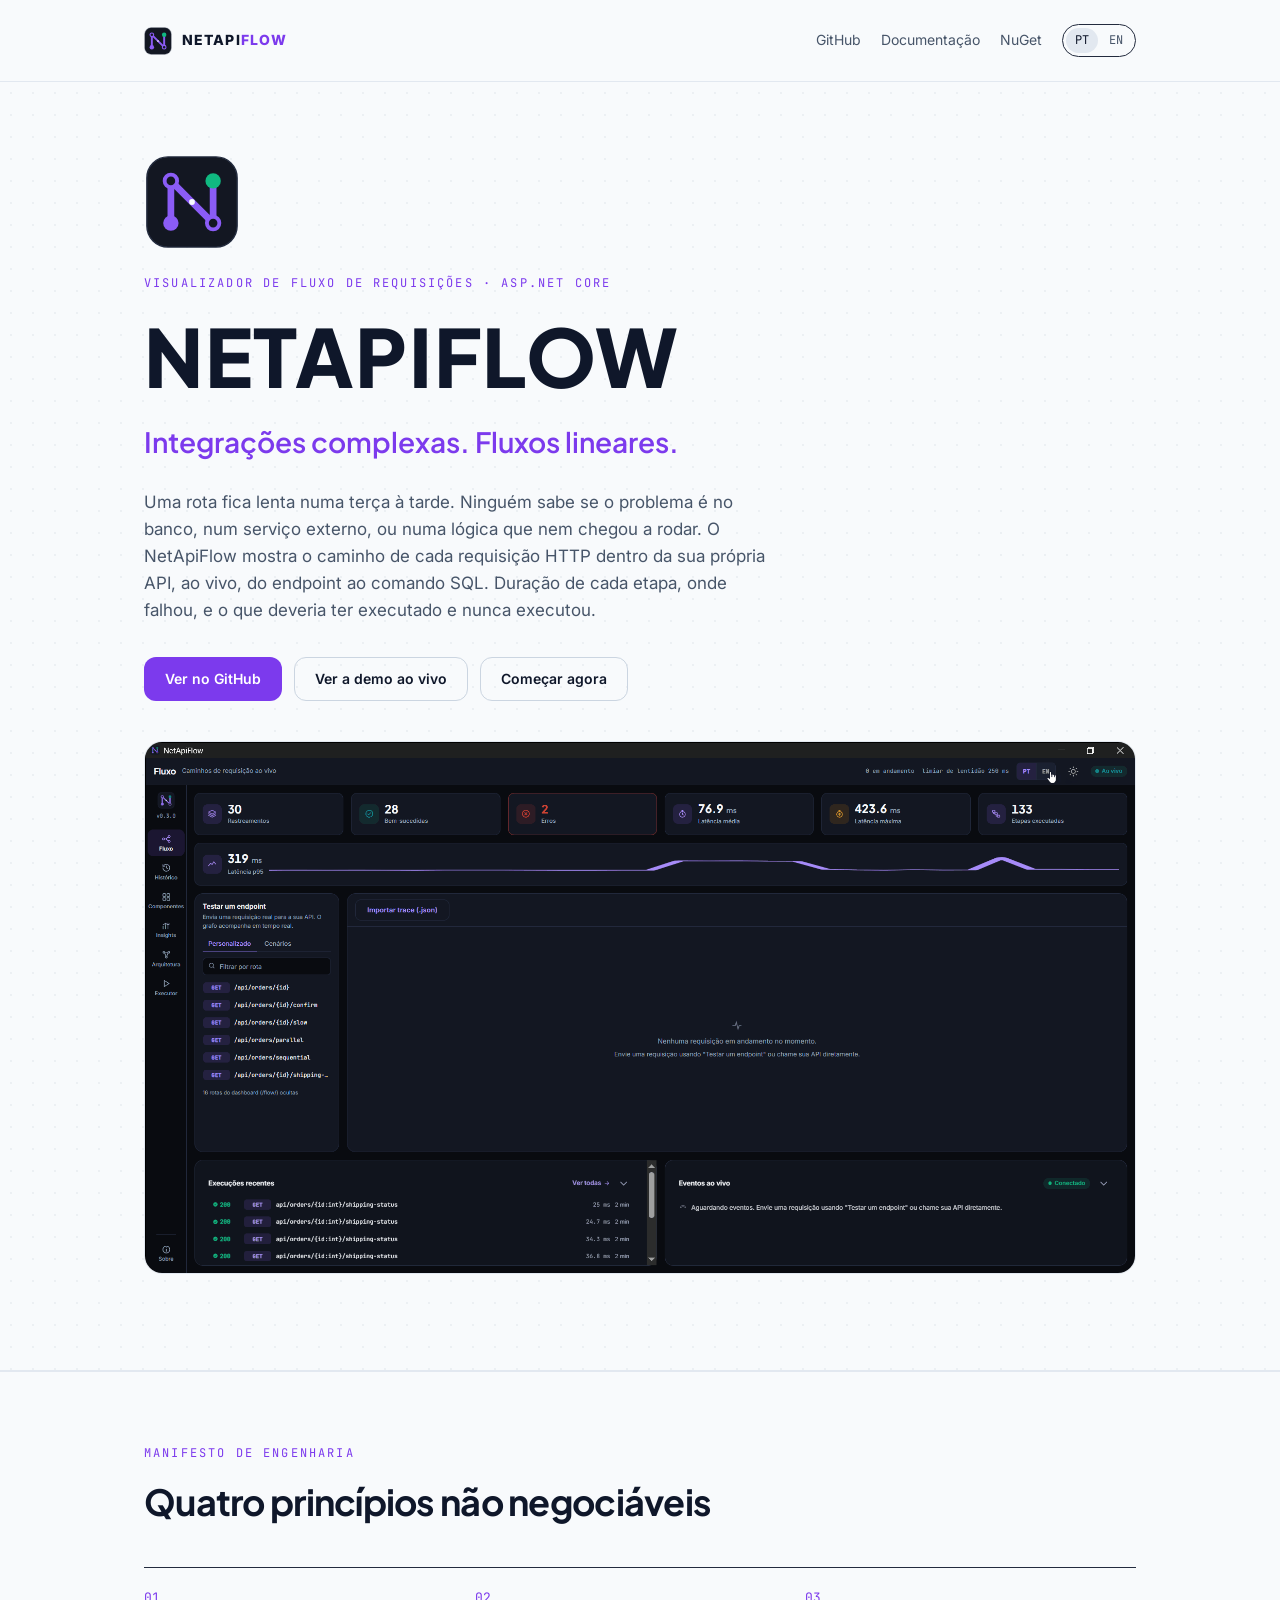
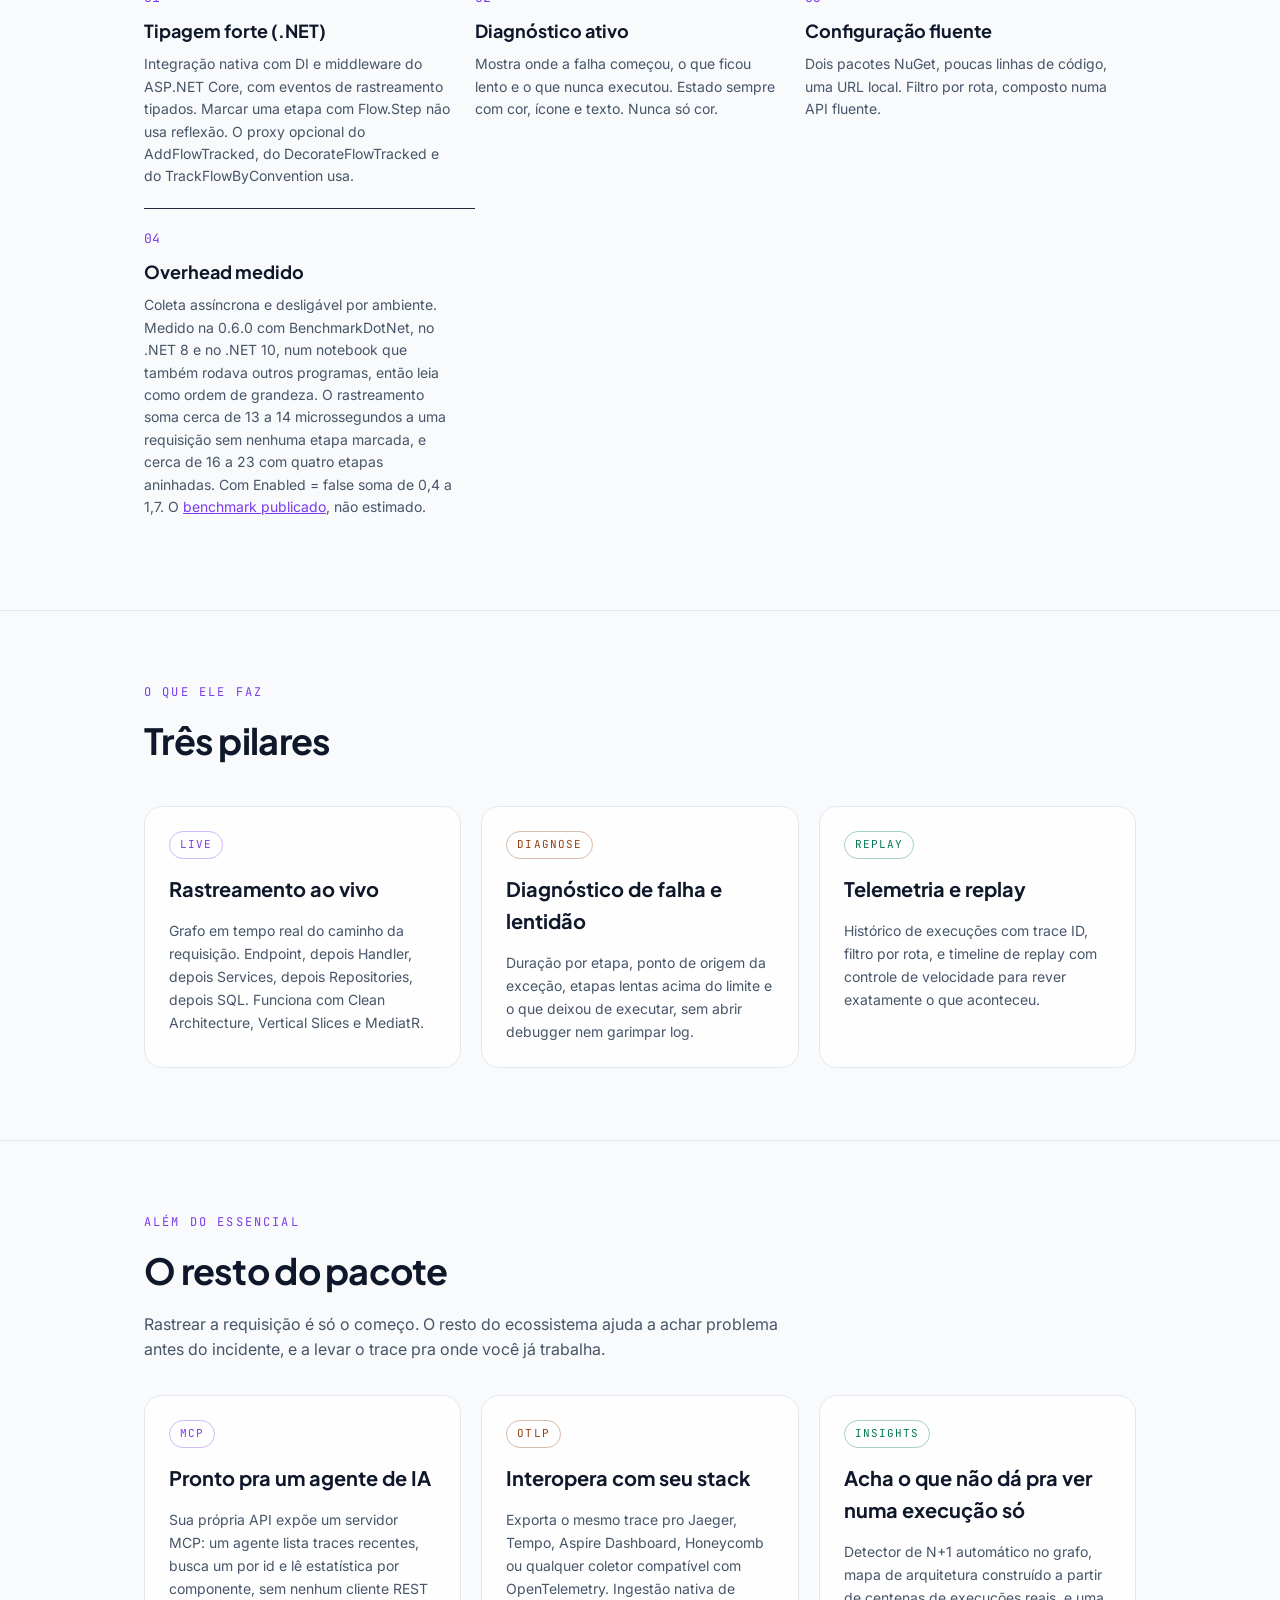
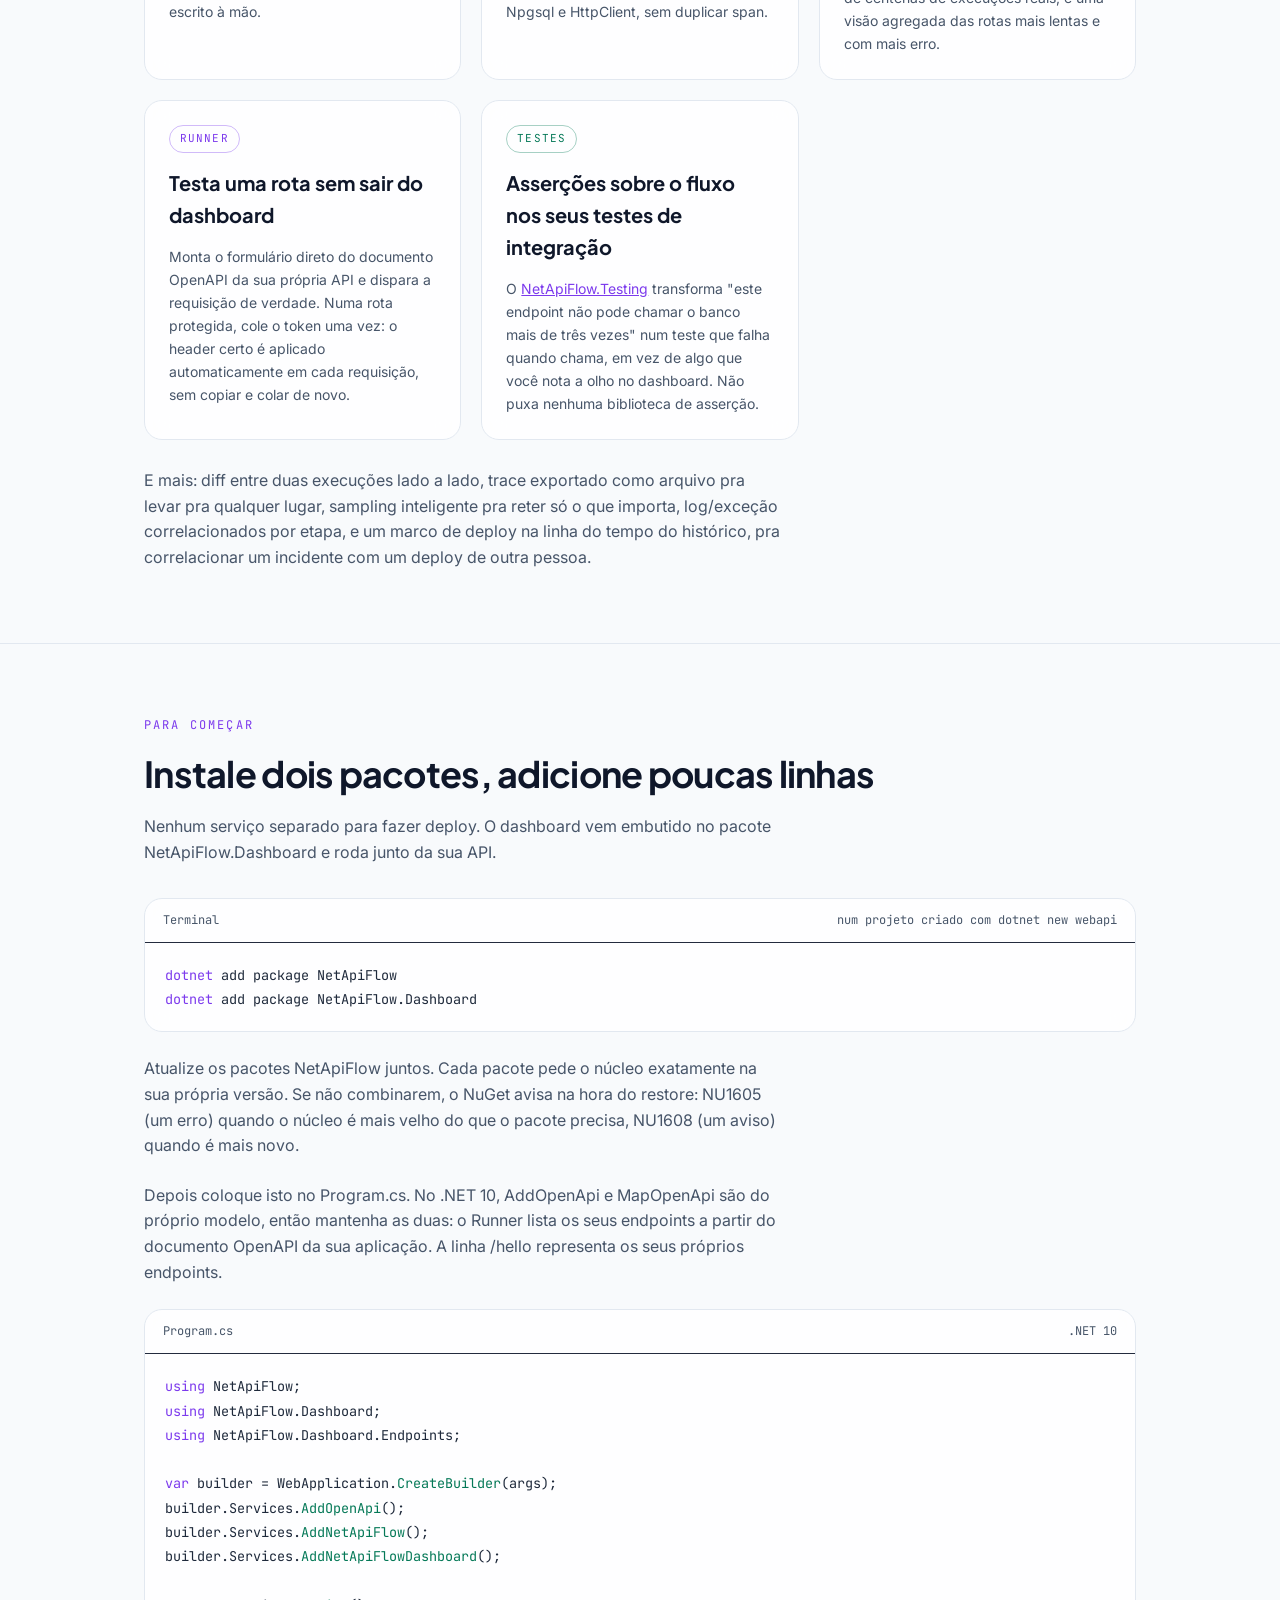
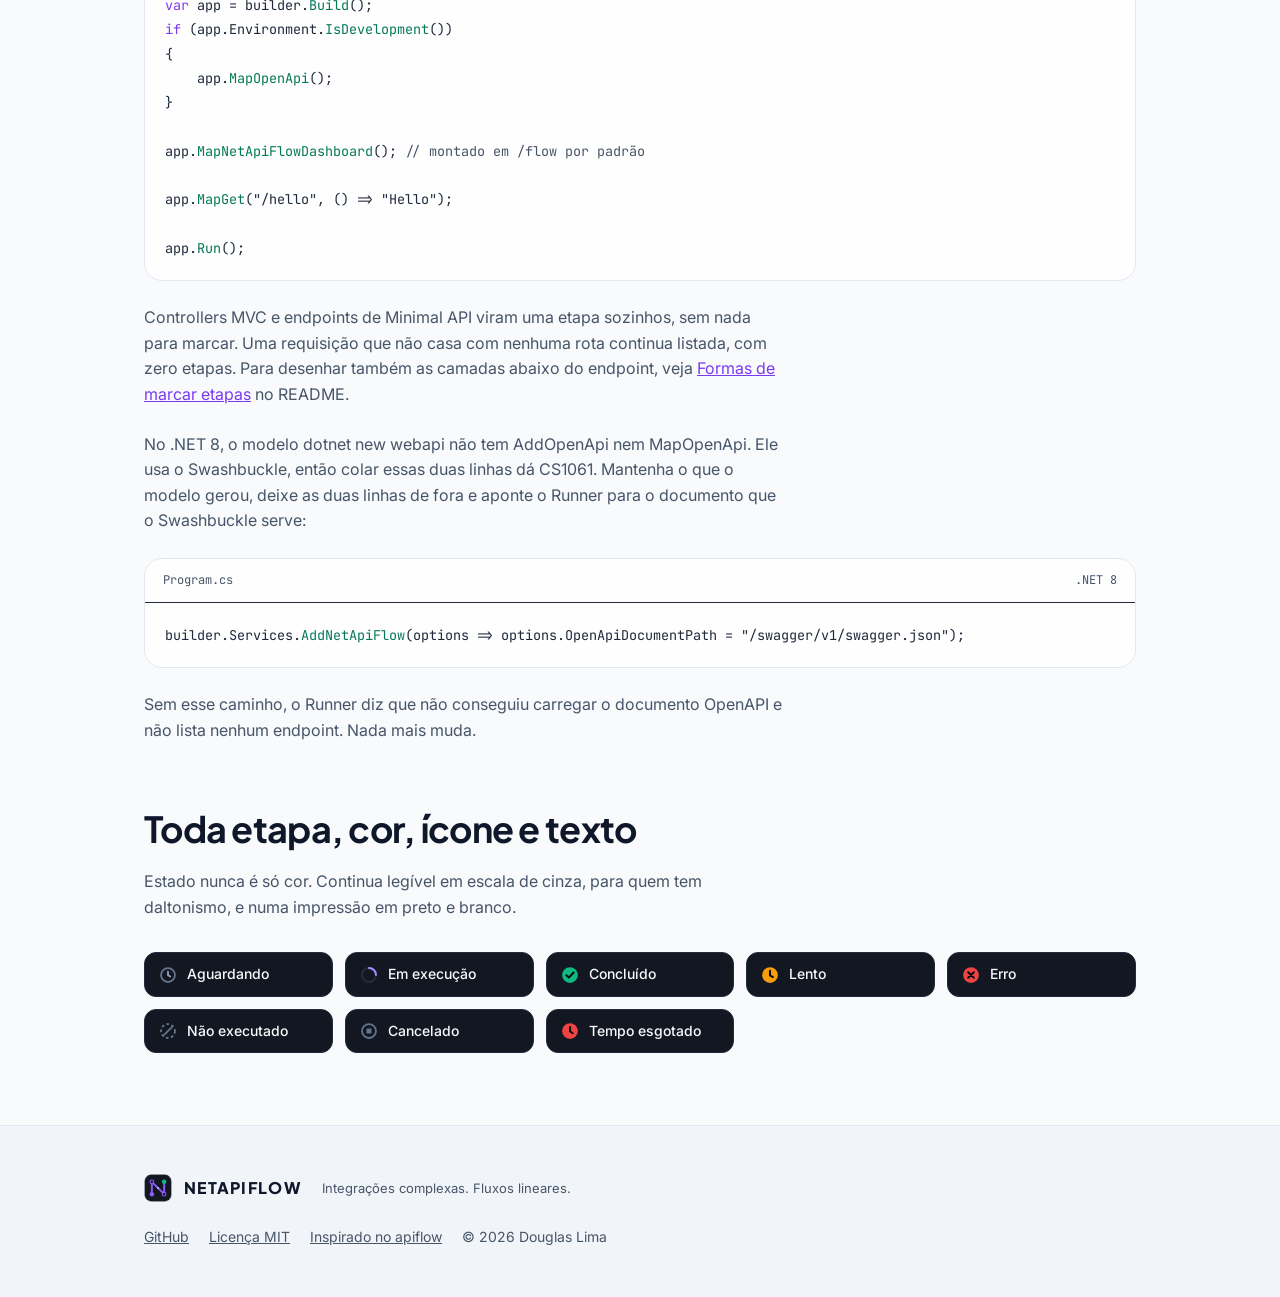
<file: index.html>
<!doctype html>
<html lang="pt-BR">
<head>
<meta charset="utf-8">
<meta name="viewport" content="width=device-width, initial-scale=1">
<title>NetApiFlow: integrações complexas, fluxos lineares</title>
<meta name="description" content="Biblioteca open source para ASP.NET Core que mostra, ao vivo, o caminho de cada requisição HTTP dentro da sua API, do endpoint ao comando SQL, com duração, falhas, lentidão e o que nunca chegou a executar.">
<link rel="icon" type="image/svg+xml" href="assets/logo-mark-dark.svg">
<link rel="preconnect" href="https://fonts.googleapis.com">
<link rel="preconnect" href="https://fonts.gstatic.com" crossorigin>
<link href="https://fonts.googleapis.com/css2?family=Inter:wght@400;500;600&family=JetBrains+Mono:wght@400;500;600&family=Plus+Jakarta+Sans:wght@600;700;800&display=swap" rel="stylesheet">
<link rel="stylesheet" href="assets/site.css">
</head>
<body>

<div class="wrap">
  <nav>
    <div class="brand">
      <img src="assets/logo-mark-dark.svg" alt="NetApiFlow">
      <span>NETAPI<span class="accent">FLOW</span></span>
    </div>
    <div class="nav-links">
      <a href="https://github.com/Douglasproglima/netapiflow">GitHub</a>
      <a href="https://github.com/Douglasproglima/netapiflow/blob/main/README.pt-BR.md">Documentação</a>
      <a href="https://www.nuget.org/packages/NetApiFlow">NuGet</a>
      <span class="lang-switch">
        <a class="active" href="./">PT</a>
        <a href="en/">EN</a>
      </span>
    </div>
  </nav>
</div>

<header class="hero">
  <div class="wrap hero-inner">
    <img class="mark" src="assets/logo-mark-dark.svg" alt="">
    <p class="eyebrow">Visualizador de fluxo de requisições · ASP.NET Core</p>
    <h1>NETAPI<span class="accent">FLOW</span></h1>
    <p class="tagline">Integrações complexas. Fluxos lineares.</p>
    <p class="lead">
      Uma rota fica lenta numa terça à tarde. Ninguém sabe se o problema é no banco, num
      serviço externo, ou numa lógica que nem chegou a rodar. O NetApiFlow mostra o caminho
      de cada requisição HTTP dentro da sua própria API, ao vivo, do endpoint ao comando SQL.
      Duração de cada etapa, onde falhou, e o que deveria ter executado e nunca executou.
    </p>
    <div class="cta-row">
      <a class="btn btn-primary" href="https://github.com/Douglasproglima/netapiflow">Ver no GitHub</a>
      <a class="btn btn-secondary" href="demo/">Ver a demo ao vivo</a>
      <a class="btn btn-secondary" href="#comecar">Começar agora</a>
    </div>

    <div class="card demo-card">
      <img src="assets/flow-demo.gif" alt="O grafo de fluxo do NetApiFlow acendendo ao vivo durante uma requisição real" loading="lazy">
    </div>
  </div>
</header>

<section>
  <div class="wrap">
    <p class="eyebrow">Manifesto de engenharia</p>
    <h2 class="h2">Quatro princípios não negociáveis</h2>
    <div class="grid" style="gap: 0;">
      <div class="principle">
        <p class="num">01</p>
        <h3>Tipagem forte (.NET)</h3>
        <p>Integração nativa com DI e middleware do ASP.NET Core, com eventos de rastreamento tipados. Marcar uma etapa com Flow.Step não usa reflexão. O proxy opcional do AddFlowTracked, do DecorateFlowTracked e do TrackFlowByConvention usa.</p>
      </div>
      <div class="principle">
        <p class="num">02</p>
        <h3>Diagnóstico ativo</h3>
        <p>Mostra onde a falha começou, o que ficou lento e o que nunca executou. Estado sempre com cor, ícone e texto. Nunca só cor.</p>
      </div>
      <div class="principle">
        <p class="num">03</p>
        <h3>Configuração fluente</h3>
        <p>Dois pacotes NuGet, poucas linhas de código, uma URL local. Filtro por rota, composto numa API fluente.</p>
      </div>
      <div class="principle">
        <p class="num">04</p>
        <h3>Overhead medido</h3>
        <p>Coleta assíncrona e desligável por ambiente. Medido na 0.6.0 com BenchmarkDotNet, no .NET 8 e no .NET 10, num notebook que também rodava outros programas, então leia como ordem de grandeza. O rastreamento soma cerca de 13 a 14 microssegundos a uma requisição sem nenhuma etapa marcada, e cerca de 16 a 23 com quatro etapas aninhadas. Com Enabled = false soma de 0,4 a 1,7. O <a href="https://github.com/Douglasproglima/netapiflow/blob/main/README.pt-BR.md#desempenho-e-overhead">benchmark publicado</a>, não estimado.</p>
      </div>
    </div>
  </div>
</section>

<section>
  <div class="wrap">
    <p class="eyebrow">O que ele faz</p>
    <h2 class="h2">Três pilares</h2>
    <div class="grid">
      <div class="card pillar">
        <span class="tag tag--flow">Live</span>
        <h3>Rastreamento ao vivo</h3>
        <p>Grafo em tempo real do caminho da requisição. Endpoint, depois Handler, depois Services, depois Repositories, depois SQL. Funciona com Clean Architecture, Vertical Slices e MediatR.</p>
      </div>
      <div class="card pillar">
        <span class="tag tag--warning">Diagnose</span>
        <h3>Diagnóstico de falha e lentidão</h3>
        <p>Duração por etapa, ponto de origem da exceção, etapas lentas acima do limite e o que deixou de executar, sem abrir debugger nem garimpar log.</p>
      </div>
      <div class="card pillar">
        <span class="tag tag--success">Replay</span>
        <h3>Telemetria e replay</h3>
        <p>Histórico de execuções com trace ID, filtro por rota, e timeline de replay com controle de velocidade para rever exatamente o que aconteceu.</p>
      </div>
    </div>
  </div>
</section>

<section>
  <div class="wrap">
    <p class="eyebrow">Além do essencial</p>
    <h2 class="h2">O resto do pacote</h2>
    <p class="section-lead">Rastrear a requisição é só o começo. O resto do ecossistema ajuda a achar problema antes do incidente, e a levar o trace pra onde você já trabalha.</p>
    <div class="grid" style="margin-top: 32px;">
      <div class="card pillar">
        <span class="tag tag--flow">MCP</span>
        <h3>Pronto pra um agente de IA</h3>
        <p>Sua própria API expõe um servidor MCP: um agente lista traces recentes, busca um por id e lê estatística por componente, sem nenhum cliente REST escrito à mão.</p>
      </div>
      <div class="card pillar">
        <span class="tag tag--warning">OTLP</span>
        <h3>Interopera com seu stack</h3>
        <p>Exporta o mesmo trace pro Jaeger, Tempo, Aspire Dashboard, Honeycomb ou qualquer coletor compatível com OpenTelemetry. Ingestão nativa de Npgsql e HttpClient, sem duplicar span.</p>
      </div>
      <div class="card pillar">
        <span class="tag tag--success">Insights</span>
        <h3>Acha o que não dá pra ver numa execução só</h3>
        <p>Detector de N+1 automático no grafo, mapa de arquitetura construído a partir de centenas de execuções reais, e uma visão agregada das rotas mais lentas e com mais erro.</p>
      </div>
      <div class="card pillar">
        <span class="tag tag--flow">Runner</span>
        <h3>Testa uma rota sem sair do dashboard</h3>
        <p>Monta o formulário direto do documento OpenAPI da sua própria API e dispara a requisição de verdade. Numa rota protegida, cole o token uma vez: o header certo é aplicado automaticamente em cada requisição, sem copiar e colar de novo.</p>
      </div>
      <div class="card pillar">
        <span class="tag tag--success">Testes</span>
        <h3>Asserções sobre o fluxo nos seus testes de integração</h3>
        <p>O <a href="https://www.nuget.org/packages/NetApiFlow.Testing">NetApiFlow.Testing</a> transforma "este endpoint não pode chamar o banco mais de três vezes" num teste que falha quando chama, em vez de algo que você nota a olho no dashboard. Não puxa nenhuma biblioteca de asserção.</p>
      </div>
    </div>
    <p class="section-lead" style="margin-top: 28px;">E mais: diff entre duas execuções lado a lado, trace exportado como arquivo pra levar pra qualquer lugar, sampling inteligente pra reter só o que importa, log/exceção correlacionados por etapa, e um marco de deploy na linha do tempo do histórico, pra correlacionar um incidente com um deploy de outra pessoa.</p>
  </div>
</section>

<section id="comecar">
  <div class="wrap">
    <p class="eyebrow">Para começar</p>
    <h2 class="h2">Instale dois pacotes, adicione poucas linhas</h2>
    <p class="section-lead">Nenhum serviço separado para fazer deploy. O dashboard vem embutido no pacote NetApiFlow.Dashboard e roda junto da sua API.</p>
    <div class="card codeblock" style="margin-top: 32px;">
      <div class="filename"><span>Terminal</span><span>num projeto criado com dotnet new webapi</span></div>
      <pre id="quick-start-packages"><span class="c-kw">dotnet</span> add package NetApiFlow
<span class="c-kw">dotnet</span> add package NetApiFlow.Dashboard</pre>
    </div>
    <p class="section-lead" style="margin-top: 24px;">Atualize os pacotes NetApiFlow juntos. Cada pacote pede o núcleo exatamente na sua própria versão. Se não combinarem, o NuGet avisa na hora do restore: NU1605 (um erro) quando o núcleo é mais velho do que o pacote precisa, NU1608 (um aviso) quando é mais novo.</p>
    <p class="section-lead" style="margin-top: 24px;">Depois coloque isto no Program.cs. No .NET 10, AddOpenApi e MapOpenApi são do próprio modelo, então mantenha as duas: o Runner lista os seus endpoints a partir do documento OpenAPI da sua aplicação. A linha /hello representa os seus próprios endpoints.</p>
    <div class="card codeblock" style="margin-top: 24px;">
      <div class="filename"><span>Program.cs</span><span>.NET 10</span></div>
      <pre id="quick-start-program"><span class="c-kw">using</span> NetApiFlow;
<span class="c-kw">using</span> NetApiFlow.Dashboard;
<span class="c-kw">using</span> NetApiFlow.Dashboard.Endpoints;

<span class="c-kw">var</span> builder = WebApplication.<span class="c-fn">CreateBuilder</span>(args);
builder.Services.<span class="c-fn">AddOpenApi</span>();
builder.Services.<span class="c-fn">AddNetApiFlow</span>();
builder.Services.<span class="c-fn">AddNetApiFlowDashboard</span>();

<span class="c-kw">var</span> app = builder.<span class="c-fn">Build</span>();
<span class="c-kw">if</span> (app.Environment.<span class="c-fn">IsDevelopment</span>())
{
    app.<span class="c-fn">MapOpenApi</span>();
}

app.<span class="c-fn">MapNetApiFlowDashboard</span>(); <span class="c-cmt">// montado em /flow por padrão</span>

app.<span class="c-fn">MapGet</span>("/hello", () =&gt; "Hello");

app.<span class="c-fn">Run</span>();</pre>
    </div>
    <p class="section-lead" style="margin-top: 24px;">Controllers MVC e endpoints de Minimal API viram uma etapa sozinhos, sem nada para marcar. Uma requisição que não casa com nenhuma rota continua listada, com zero etapas. Para desenhar também as camadas abaixo do endpoint, veja <a href="https://github.com/Douglasproglima/netapiflow/blob/main/README.pt-BR.md#formas-de-marcar-etapas">Formas de marcar etapas</a> no README.</p>
    <p class="section-lead" style="margin-top: 24px;">No .NET 8, o modelo dotnet new webapi não tem AddOpenApi nem MapOpenApi. Ele usa o Swashbuckle, então colar essas duas linhas dá CS1061. Mantenha o que o modelo gerou, deixe as duas linhas de fora e aponte o Runner para o documento que o Swashbuckle serve:</p>
    <div class="card codeblock" style="margin-top: 24px;">
      <div class="filename"><span>Program.cs</span><span>.NET 8</span></div>
      <pre id="quick-start-net8">builder.Services.<span class="c-fn">AddNetApiFlow</span>(options =&gt; options.OpenApiDocumentPath = "/swagger/v1/swagger.json");</pre>
    </div>
    <p class="section-lead" style="margin-top: 24px;">Sem esse caminho, o Runner diz que não conseguiu carregar o documento OpenAPI e não lista nenhum endpoint. Nada mais muda.</p>

    <h2 class="h2" style="margin-top: 56px;">Toda etapa, cor, ícone e texto</h2>
    <p class="section-lead">Estado nunca é só cor. Continua legível em escala de cinza, para quem tem daltonismo, e numa impressão em preto e branco.</p>
    <div class="states-grid">
      <span class="state-chip"><img src="assets/node-states/waiting.svg" alt="">Aguardando</span>
      <span class="state-chip"><img src="assets/node-states/running.svg" alt="">Em execução</span>
      <span class="state-chip"><img src="assets/node-states/completed.svg" alt="">Concluído</span>
      <span class="state-chip"><img src="assets/node-states/slow.svg" alt="">Lento</span>
      <span class="state-chip"><img src="assets/node-states/error.svg" alt="">Erro</span>
      <span class="state-chip"><img src="assets/node-states/skipped.svg" alt="">Não executado</span>
      <span class="state-chip"><img src="assets/node-states/cancelled.svg" alt="">Cancelado</span>
      <span class="state-chip"><img src="assets/node-states/timeout.svg" alt="">Tempo esgotado</span>
    </div>
  </div>
</section>

<footer>
  <div class="wrap">
    <div class="footer-brand">
      <img src="assets/logo-mark-dark.svg" alt="NetApiFlow">
      <span class="disp" style="font-weight: 800; letter-spacing: .08em;">NETAPI<span class="accent">FLOW</span></span>
      <span class="tagline-small">Integrações complexas. Fluxos lineares.</span>
    </div>
    <div class="footer-links">
      <a href="https://github.com/Douglasproglima/netapiflow">GitHub</a>
      <a href="https://github.com/Douglasproglima/netapiflow/blob/main/LICENSE">Licença MIT</a>
      <a href="https://github.com/joshuamaia/apiflow">Inspirado no apiflow</a>
      <span>&copy; 2026 Douglas Lima</span>
    </div>
  </div>
</footer>

</body>
</html>
</file>
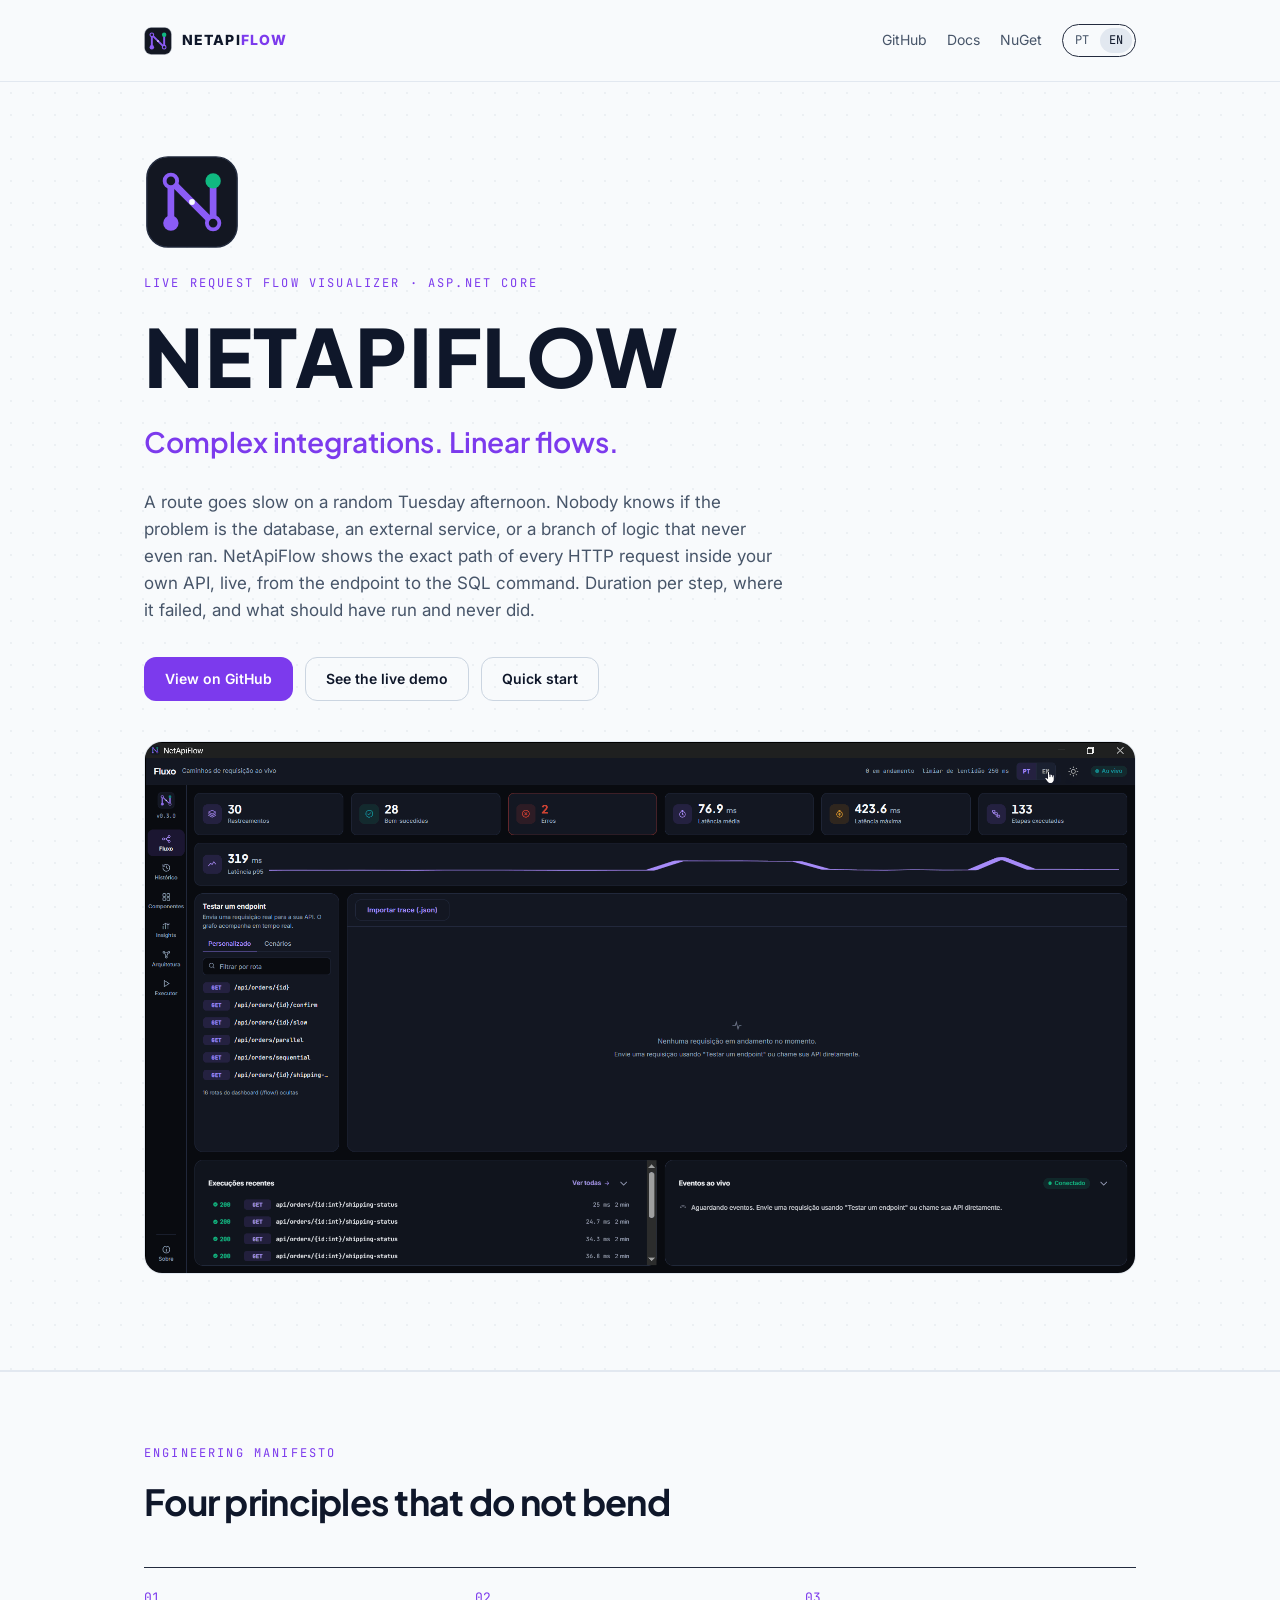
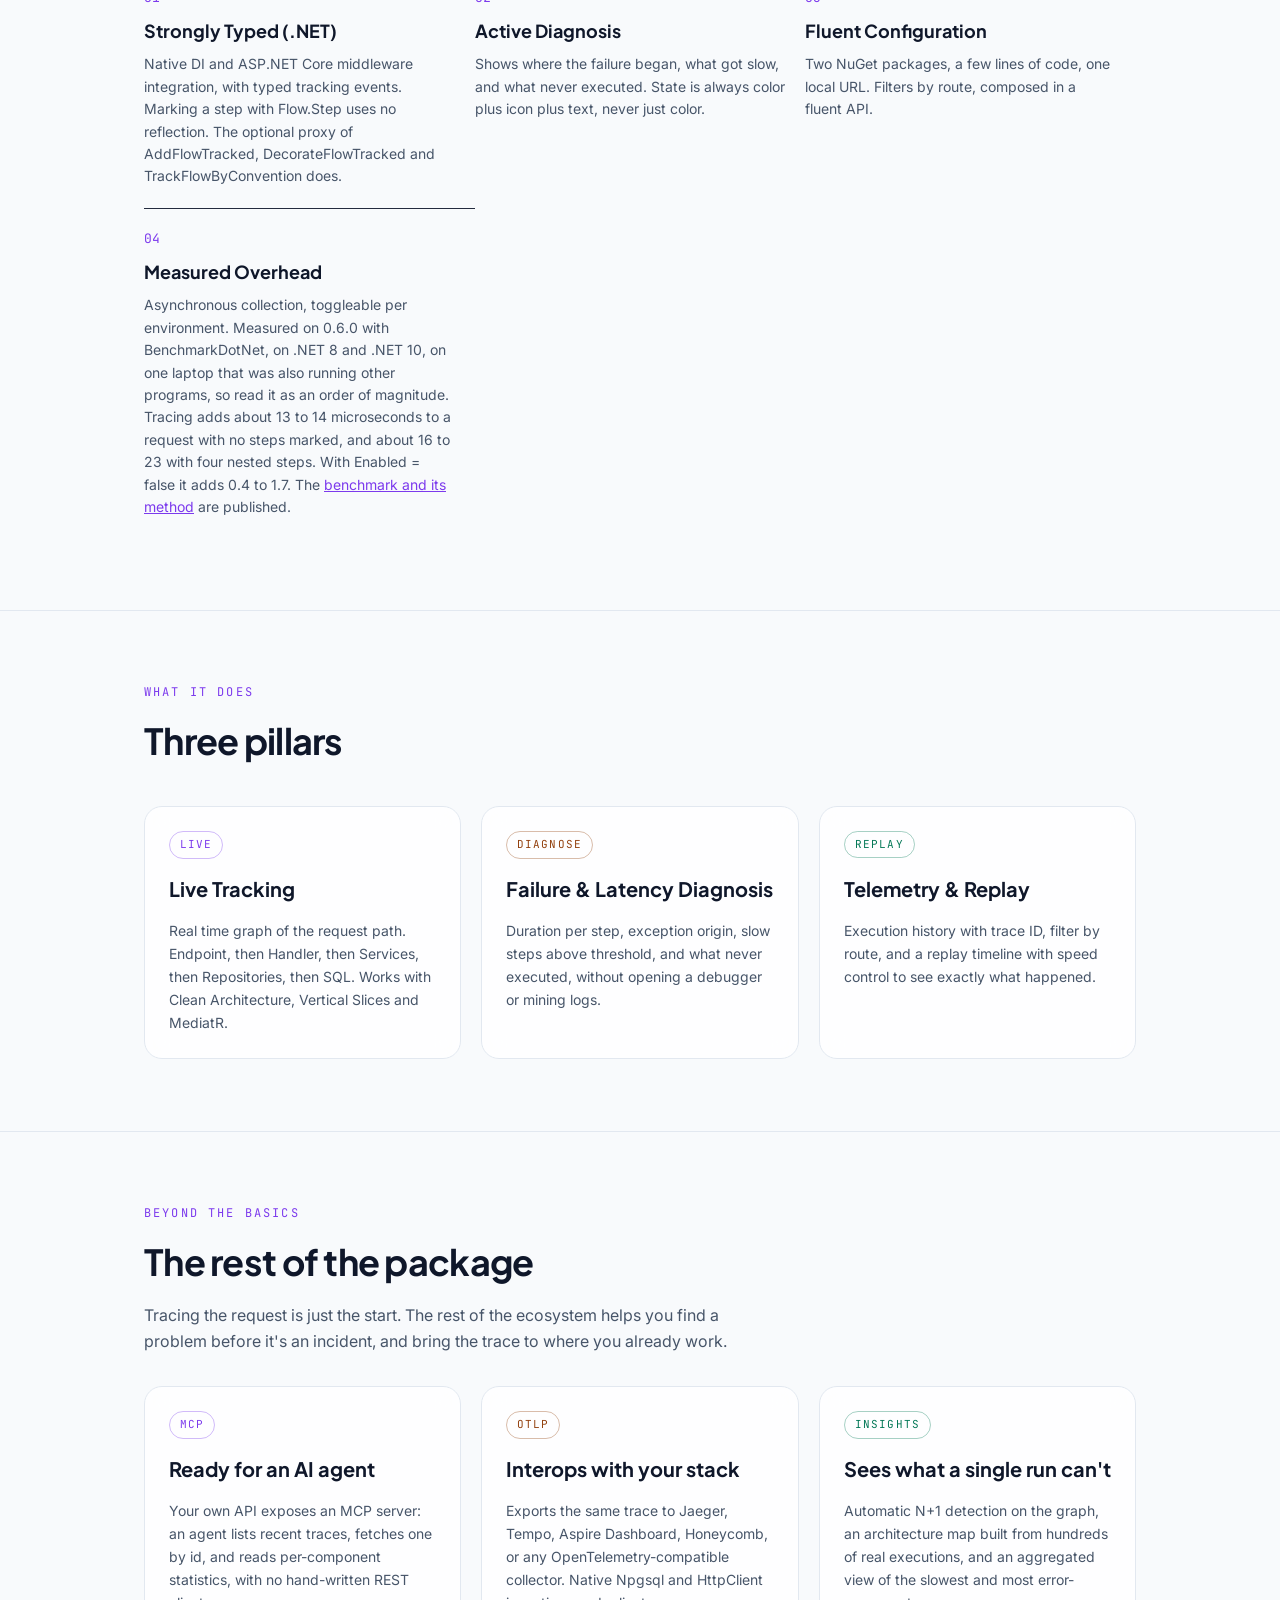
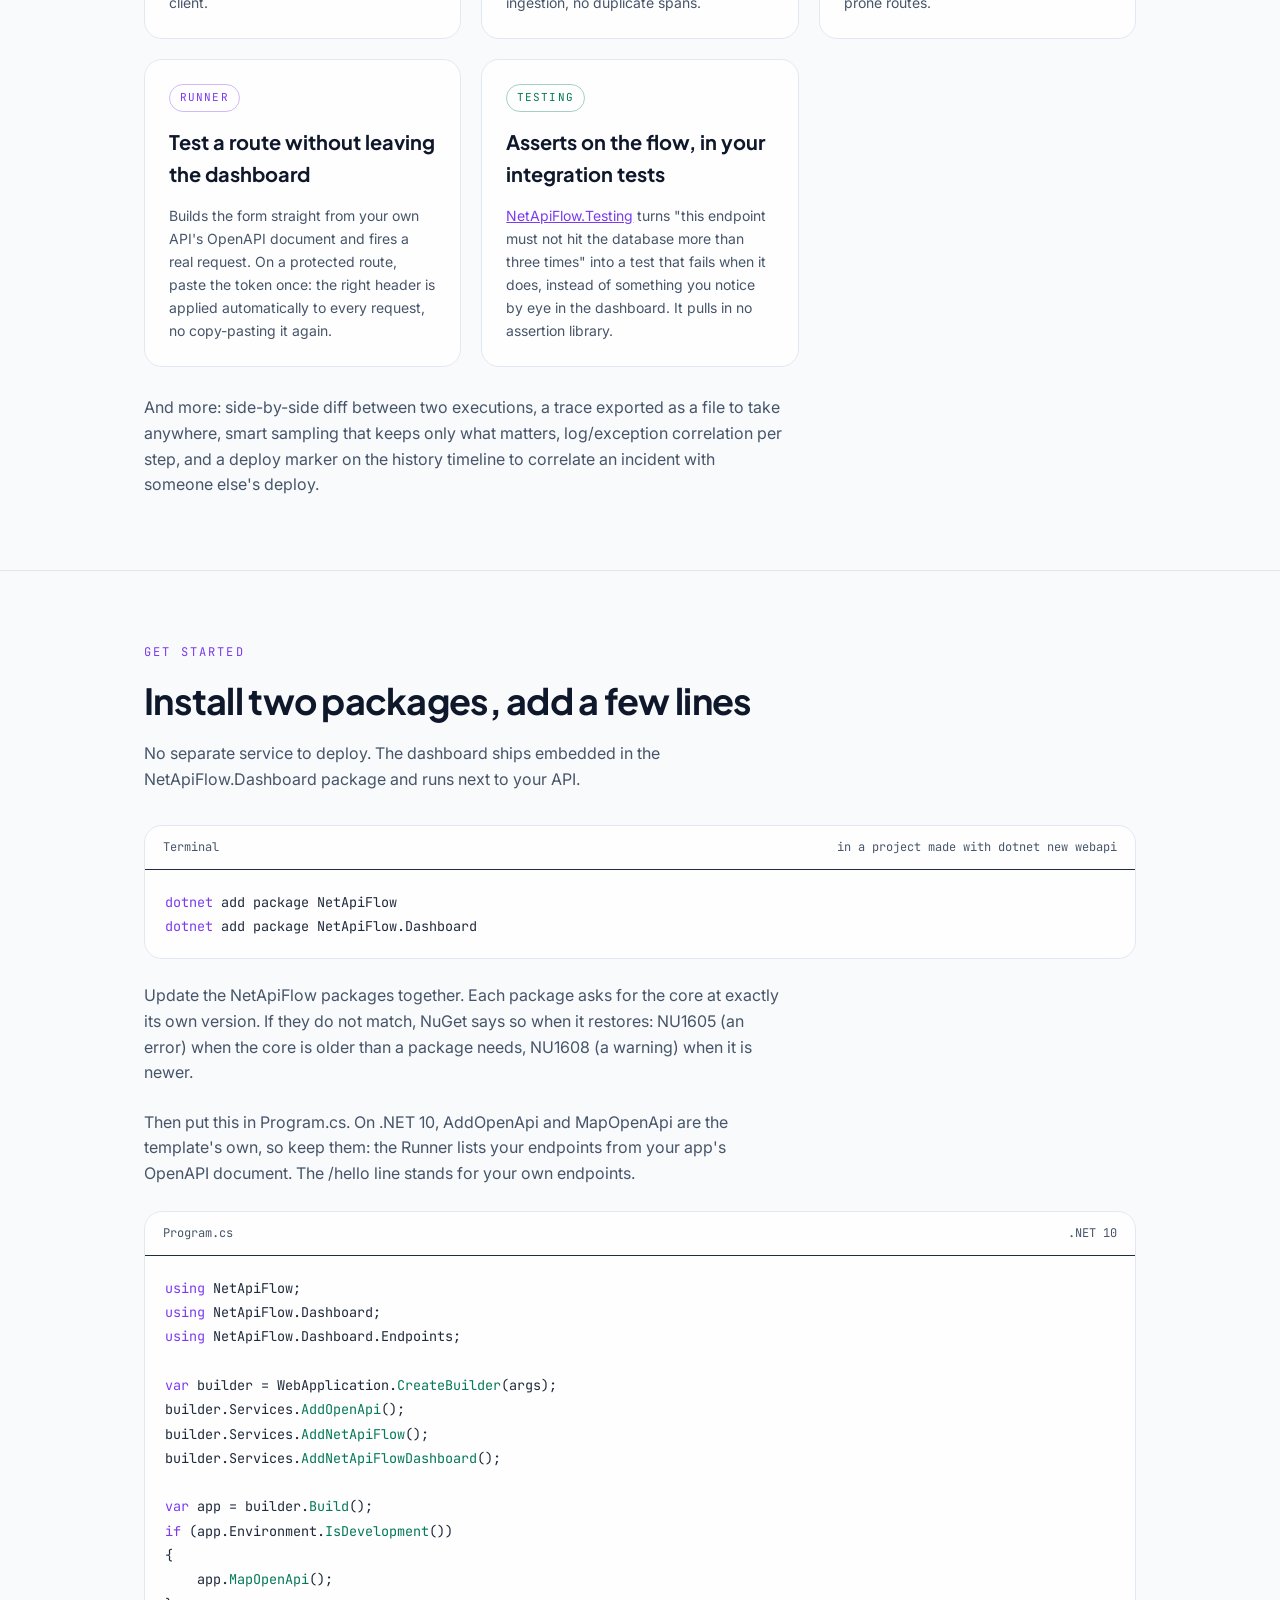
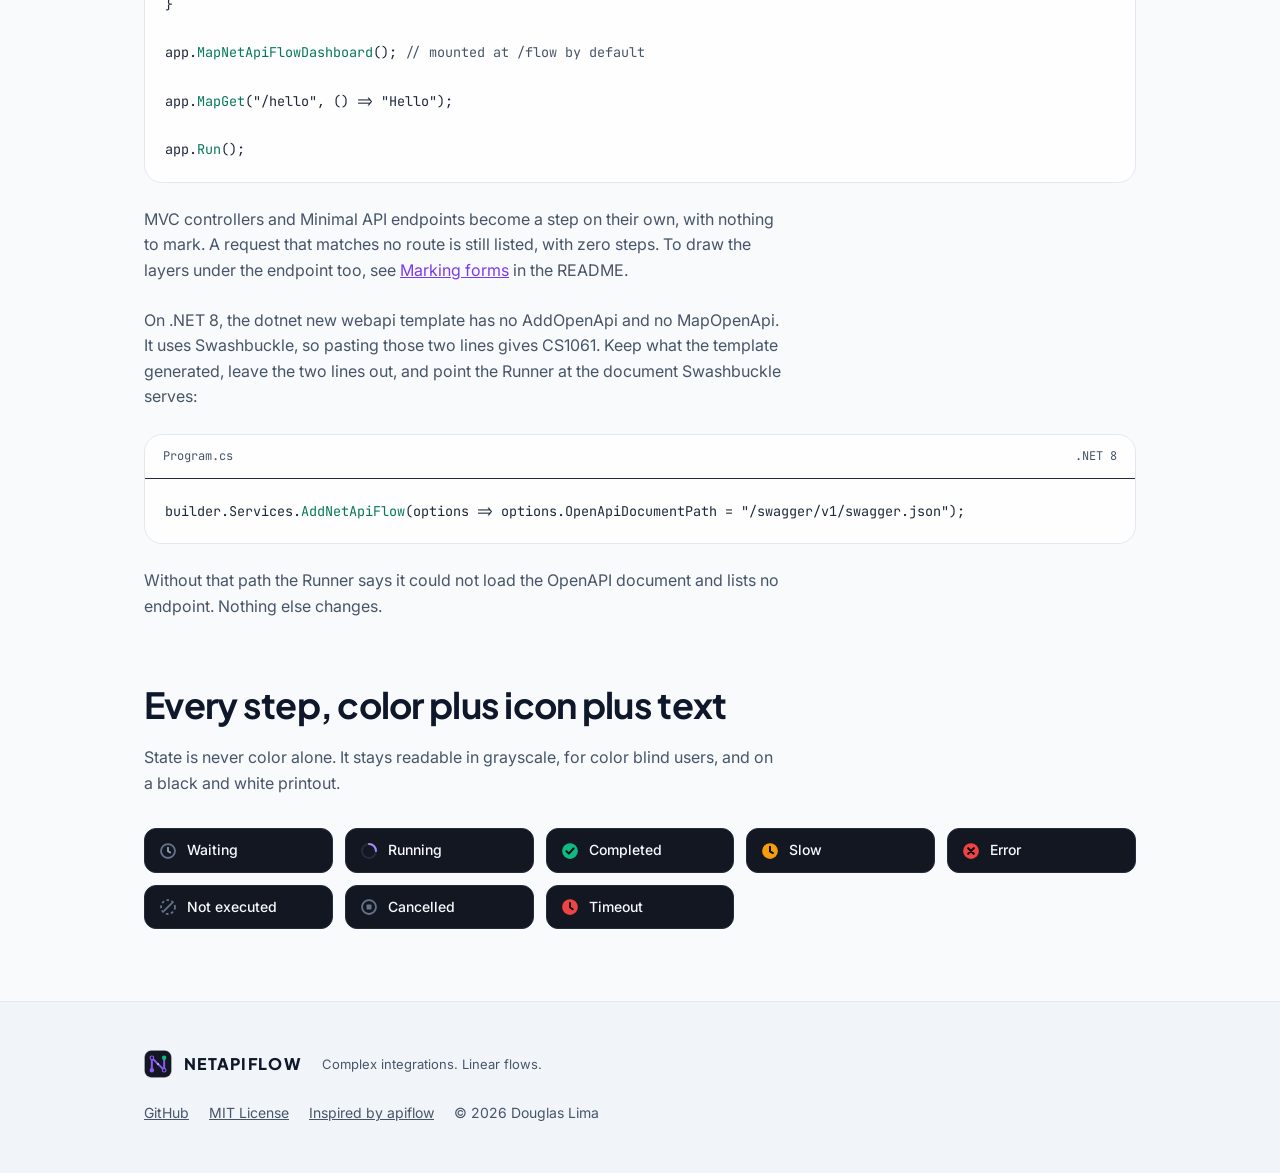
<file: en/index.html>
<!doctype html>
<html lang="en">
<head>
<meta charset="utf-8">
<meta name="viewport" content="width=device-width, initial-scale=1">
<title>NetApiFlow: Complex integrations. Linear flows.</title>
<meta name="description" content="Open source library for ASP.NET Core that shows, live, the path of every HTTP request inside your API, from endpoint to SQL command, with duration, failures, slow steps, and what never ran.">
<link rel="icon" type="image/svg+xml" href="../assets/logo-mark-dark.svg">
<link rel="preconnect" href="https://fonts.googleapis.com">
<link rel="preconnect" href="https://fonts.gstatic.com" crossorigin>
<link href="https://fonts.googleapis.com/css2?family=Inter:wght@400;500;600&family=JetBrains+Mono:wght@400;500;600&family=Plus+Jakarta+Sans:wght@600;700;800&display=swap" rel="stylesheet">
<link rel="stylesheet" href="../assets/site.css">
</head>
<body>

<div class="wrap">
  <nav>
    <div class="brand">
      <img src="../assets/logo-mark-dark.svg" alt="NetApiFlow">
      <span>NETAPI<span class="accent">FLOW</span></span>
    </div>
    <div class="nav-links">
      <a href="https://github.com/Douglasproglima/netapiflow">GitHub</a>
      <a href="https://github.com/Douglasproglima/netapiflow#readme">Docs</a>
      <a href="https://www.nuget.org/packages/NetApiFlow">NuGet</a>
      <span class="lang-switch">
        <a href="../">PT</a>
        <a class="active" href="./">EN</a>
      </span>
    </div>
  </nav>
</div>

<header class="hero">
  <div class="wrap hero-inner">
    <img class="mark" src="../assets/logo-mark-dark.svg" alt="">
    <p class="eyebrow">Live request flow visualizer · ASP.NET Core</p>
    <h1>NETAPI<span class="accent">FLOW</span></h1>
    <p class="tagline">Complex integrations. Linear flows.</p>
    <p class="lead">
      A route goes slow on a random Tuesday afternoon. Nobody knows if the problem is the
      database, an external service, or a branch of logic that never even ran. NetApiFlow
      shows the exact path of every HTTP request inside your own API, live, from the endpoint
      to the SQL command. Duration per step, where it failed, and what should have run and
      never did.
    </p>
    <div class="cta-row">
      <a class="btn btn-primary" href="https://github.com/Douglasproglima/netapiflow">View on GitHub</a>
      <a class="btn btn-secondary" href="../demo/">See the live demo</a>
      <a class="btn btn-secondary" href="#quick-start">Quick start</a>
    </div>

    <div class="card demo-card">
      <img src="../assets/flow-demo.gif" alt="The NetApiFlow flow graph lighting up live as a real request executes" loading="lazy">
    </div>
  </div>
</header>

<section>
  <div class="wrap">
    <p class="eyebrow">Engineering manifesto</p>
    <h2 class="h2">Four principles that do not bend</h2>
    <div class="grid" style="gap: 0;">
      <div class="principle">
        <p class="num">01</p>
        <h3>Strongly Typed (.NET)</h3>
        <p>Native DI and ASP.NET Core middleware integration, with typed tracking events. Marking a step with Flow.Step uses no reflection. The optional proxy of AddFlowTracked, DecorateFlowTracked and TrackFlowByConvention does.</p>
      </div>
      <div class="principle">
        <p class="num">02</p>
        <h3>Active Diagnosis</h3>
        <p>Shows where the failure began, what got slow, and what never executed. State is always color plus icon plus text, never just color.</p>
      </div>
      <div class="principle">
        <p class="num">03</p>
        <h3>Fluent Configuration</h3>
        <p>Two NuGet packages, a few lines of code, one local URL. Filters by route, composed in a fluent API.</p>
      </div>
      <div class="principle">
        <p class="num">04</p>
        <h3>Measured Overhead</h3>
        <p>Asynchronous collection, toggleable per environment. Measured on 0.6.0 with BenchmarkDotNet, on .NET 8 and .NET 10, on one laptop that was also running other programs, so read it as an order of magnitude. Tracing adds about 13 to 14 microseconds to a request with no steps marked, and about 16 to 23 with four nested steps. With Enabled = false it adds 0.4 to 1.7. The <a href="https://github.com/Douglasproglima/netapiflow#performance-and-overhead">benchmark and its method</a> are published.</p>
      </div>
    </div>
  </div>
</section>

<section>
  <div class="wrap">
    <p class="eyebrow">What it does</p>
    <h2 class="h2">Three pillars</h2>
    <div class="grid">
      <div class="card pillar">
        <span class="tag tag--flow">Live</span>
        <h3>Live Tracking</h3>
        <p>Real time graph of the request path. Endpoint, then Handler, then Services, then Repositories, then SQL. Works with Clean Architecture, Vertical Slices and MediatR.</p>
      </div>
      <div class="card pillar">
        <span class="tag tag--warning">Diagnose</span>
        <h3>Failure &amp; Latency Diagnosis</h3>
        <p>Duration per step, exception origin, slow steps above threshold, and what never executed, without opening a debugger or mining logs.</p>
      </div>
      <div class="card pillar">
        <span class="tag tag--success">Replay</span>
        <h3>Telemetry &amp; Replay</h3>
        <p>Execution history with trace ID, filter by route, and a replay timeline with speed control to see exactly what happened.</p>
      </div>
    </div>
  </div>
</section>

<section>
  <div class="wrap">
    <p class="eyebrow">Beyond the basics</p>
    <h2 class="h2">The rest of the package</h2>
    <p class="section-lead">Tracing the request is just the start. The rest of the ecosystem helps you find a problem before it's an incident, and bring the trace to where you already work.</p>
    <div class="grid" style="margin-top: 32px;">
      <div class="card pillar">
        <span class="tag tag--flow">MCP</span>
        <h3>Ready for an AI agent</h3>
        <p>Your own API exposes an MCP server: an agent lists recent traces, fetches one by id, and reads per-component statistics, with no hand-written REST client.</p>
      </div>
      <div class="card pillar">
        <span class="tag tag--warning">OTLP</span>
        <h3>Interops with your stack</h3>
        <p>Exports the same trace to Jaeger, Tempo, Aspire Dashboard, Honeycomb, or any OpenTelemetry-compatible collector. Native Npgsql and HttpClient ingestion, no duplicate spans.</p>
      </div>
      <div class="card pillar">
        <span class="tag tag--success">Insights</span>
        <h3>Sees what a single run can't</h3>
        <p>Automatic N+1 detection on the graph, an architecture map built from hundreds of real executions, and an aggregated view of the slowest and most error-prone routes.</p>
      </div>
      <div class="card pillar">
        <span class="tag tag--flow">Runner</span>
        <h3>Test a route without leaving the dashboard</h3>
        <p>Builds the form straight from your own API's OpenAPI document and fires a real request. On a protected route, paste the token once: the right header is applied automatically to every request, no copy-pasting it again.</p>
      </div>
      <div class="card pillar">
        <span class="tag tag--success">Testing</span>
        <h3>Asserts on the flow, in your integration tests</h3>
        <p><a href="https://www.nuget.org/packages/NetApiFlow.Testing">NetApiFlow.Testing</a> turns "this endpoint must not hit the database more than three times" into a test that fails when it does, instead of something you notice by eye in the dashboard. It pulls in no assertion library.</p>
      </div>
    </div>
    <p class="section-lead" style="margin-top: 28px;">And more: side-by-side diff between two executions, a trace exported as a file to take anywhere, smart sampling that keeps only what matters, log/exception correlation per step, and a deploy marker on the history timeline to correlate an incident with someone else's deploy.</p>
  </div>
</section>

<section id="quick-start">
  <div class="wrap">
    <p class="eyebrow">Get started</p>
    <h2 class="h2">Install two packages, add a few lines</h2>
    <p class="section-lead">No separate service to deploy. The dashboard ships embedded in the NetApiFlow.Dashboard package and runs next to your API.</p>
    <div class="card codeblock" style="margin-top: 32px;">
      <div class="filename"><span>Terminal</span><span>in a project made with dotnet new webapi</span></div>
      <pre id="quick-start-packages"><span class="c-kw">dotnet</span> add package NetApiFlow
<span class="c-kw">dotnet</span> add package NetApiFlow.Dashboard</pre>
    </div>
    <p class="section-lead" style="margin-top: 24px;">Update the NetApiFlow packages together. Each package asks for the core at exactly its own version. If they do not match, NuGet says so when it restores: NU1605 (an error) when the core is older than a package needs, NU1608 (a warning) when it is newer.</p>
    <p class="section-lead" style="margin-top: 24px;">Then put this in Program.cs. On .NET 10, AddOpenApi and MapOpenApi are the template's own, so keep them: the Runner lists your endpoints from your app's OpenAPI document. The /hello line stands for your own endpoints.</p>
    <div class="card codeblock" style="margin-top: 24px;">
      <div class="filename"><span>Program.cs</span><span>.NET 10</span></div>
      <pre id="quick-start-program"><span class="c-kw">using</span> NetApiFlow;
<span class="c-kw">using</span> NetApiFlow.Dashboard;
<span class="c-kw">using</span> NetApiFlow.Dashboard.Endpoints;

<span class="c-kw">var</span> builder = WebApplication.<span class="c-fn">CreateBuilder</span>(args);
builder.Services.<span class="c-fn">AddOpenApi</span>();
builder.Services.<span class="c-fn">AddNetApiFlow</span>();
builder.Services.<span class="c-fn">AddNetApiFlowDashboard</span>();

<span class="c-kw">var</span> app = builder.<span class="c-fn">Build</span>();
<span class="c-kw">if</span> (app.Environment.<span class="c-fn">IsDevelopment</span>())
{
    app.<span class="c-fn">MapOpenApi</span>();
}

app.<span class="c-fn">MapNetApiFlowDashboard</span>(); <span class="c-cmt">// mounted at /flow by default</span>

app.<span class="c-fn">MapGet</span>("/hello", () =&gt; "Hello");

app.<span class="c-fn">Run</span>();</pre>
    </div>
    <p class="section-lead" style="margin-top: 24px;">MVC controllers and Minimal API endpoints become a step on their own, with nothing to mark. A request that matches no route is still listed, with zero steps. To draw the layers under the endpoint too, see <a href="https://github.com/Douglasproglima/netapiflow#marking-forms">Marking forms</a> in the README.</p>
    <p class="section-lead" style="margin-top: 24px;">On .NET 8, the dotnet new webapi template has no AddOpenApi and no MapOpenApi. It uses Swashbuckle, so pasting those two lines gives CS1061. Keep what the template generated, leave the two lines out, and point the Runner at the document Swashbuckle serves:</p>
    <div class="card codeblock" style="margin-top: 24px;">
      <div class="filename"><span>Program.cs</span><span>.NET 8</span></div>
      <pre id="quick-start-net8">builder.Services.<span class="c-fn">AddNetApiFlow</span>(options =&gt; options.OpenApiDocumentPath = "/swagger/v1/swagger.json");</pre>
    </div>
    <p class="section-lead" style="margin-top: 24px;">Without that path the Runner says it could not load the OpenAPI document and lists no endpoint. Nothing else changes.</p>

    <h2 class="h2" style="margin-top: 56px;">Every step, color plus icon plus text</h2>
    <p class="section-lead">State is never color alone. It stays readable in grayscale, for color blind users, and on a black and white printout.</p>
    <div class="states-grid">
      <span class="state-chip"><img src="../assets/node-states/waiting.svg" alt="">Waiting</span>
      <span class="state-chip"><img src="../assets/node-states/running.svg" alt="">Running</span>
      <span class="state-chip"><img src="../assets/node-states/completed.svg" alt="">Completed</span>
      <span class="state-chip"><img src="../assets/node-states/slow.svg" alt="">Slow</span>
      <span class="state-chip"><img src="../assets/node-states/error.svg" alt="">Error</span>
      <span class="state-chip"><img src="../assets/node-states/skipped.svg" alt="">Not executed</span>
      <span class="state-chip"><img src="../assets/node-states/cancelled.svg" alt="">Cancelled</span>
      <span class="state-chip"><img src="../assets/node-states/timeout.svg" alt="">Timeout</span>
    </div>
  </div>
</section>

<footer>
  <div class="wrap">
    <div class="footer-brand">
      <img src="../assets/logo-mark-dark.svg" alt="NetApiFlow">
      <span class="disp" style="font-weight: 800; letter-spacing: .08em;">NETAPI<span class="accent">FLOW</span></span>
      <span class="tagline-small">Complex integrations. Linear flows.</span>
    </div>
    <div class="footer-links">
      <a href="https://github.com/Douglasproglima/netapiflow">GitHub</a>
      <a href="https://github.com/Douglasproglima/netapiflow/blob/main/LICENSE">MIT License</a>
      <a href="https://github.com/joshuamaia/apiflow">Inspired by apiflow</a>
      <span>&copy; 2026 Douglas Lima</span>
    </div>
  </div>
</footer>

</body>
</html>
</file>
<file: assets/site.css>
:root {
  --naf-bg: #090B10;
  --naf-surface: #131722;
  --naf-border: #232B3E;
  --naf-flow-600: #7C3AED;
  --naf-flow-500: #8B5CF6;
  --naf-flow-400: #A78BFA;
  --naf-success: #10B981;
  --naf-warning: #F59E0B;
  --naf-danger: #EF4444;
  --naf-idle: #64748B;
  --naf-text: #F8FAFC;
  --naf-text-muted: #94A3B8;
}

* { box-sizing: border-box; }

body {
  margin: 0;
  background: var(--naf-bg);
  color: var(--naf-text);
  font-family: Inter, system-ui, sans-serif;
  line-height: 1.6;
  -webkit-font-smoothing: antialiased;
}

a { color: var(--naf-flow-400); }
a:hover { color: var(--naf-flow-500); }

.wrap { max-width: 1040px; margin: 0 auto; padding: 0 24px; }

.disp { font-family: 'Plus Jakarta Sans', system-ui, sans-serif; }
.mono { font-family: 'JetBrains Mono', ui-monospace, monospace; font-variant-numeric: tabular-nums; }
.eyebrow {
  font-family: 'JetBrains Mono', ui-monospace, monospace;
  font-size: 12px; letter-spacing: .18em; text-transform: uppercase;
  color: var(--naf-flow-400); margin: 0;
}

nav {
  display: flex; align-items: center; justify-content: space-between;
  padding: 24px 0; gap: 16px; flex-wrap: wrap;
}
.brand { display: flex; align-items: center; gap: 10px; }
.brand img { width: 28px; height: 28px; }
.brand span { font-weight: 800; letter-spacing: .08em; font-size: 14px; }
.brand .accent { color: var(--naf-flow-400); }
.nav-links { display: flex; align-items: center; gap: 20px; font-size: 14px; }
.nav-links a { color: var(--naf-text-muted); text-decoration: none; }
.nav-links a:hover { color: var(--naf-text); }
.lang-switch {
  display: inline-flex; gap: 2px; font-family: 'JetBrains Mono', monospace;
  font-size: 12px; border: 1px solid var(--naf-border); border-radius: 999px; padding: 3px;
}
.lang-switch a {
  padding: 3px 9px; border-radius: 999px; color: var(--naf-text-muted); text-decoration: none;
}
.lang-switch a.active { background: var(--naf-surface); color: var(--naf-text); }

header.hero {
  background-image: radial-gradient(rgba(148, 163, 184, .12) 1px, transparent 1px);
  background-size: 22px 22px;
  padding: 72px 0 96px;
  border-top: 1px solid var(--naf-border);
  border-bottom: 1px solid var(--naf-border);
}
.hero-inner { display: flex; flex-direction: column; gap: 24px; }
.hero img.mark { width: 96px; height: 96px; }
h1 {
  margin: 0; font-family: 'Plus Jakarta Sans', system-ui, sans-serif;
  font-weight: 800; font-size: clamp(40px, 8vw, 80px);
  letter-spacing: .02em; line-height: .98;
}
.tagline {
  margin: 0; font-family: 'Plus Jakarta Sans', system-ui, sans-serif;
  font-weight: 600; font-size: clamp(20px, 3vw, 28px); color: var(--naf-flow-400);
}
.lead { margin: 0; color: var(--naf-text-muted); font-size: 17px; max-width: 640px; }

.cta-row { display: flex; gap: 12px; flex-wrap: wrap; margin-top: 8px; }
.btn {
  display: inline-flex; align-items: center; gap: 8px;
  font: 600 14px Inter, sans-serif; border-radius: 12px; padding: 0 20px; height: 44px;
  text-decoration: none; cursor: pointer; border: 1px solid transparent;
}
.btn-primary { background: var(--naf-flow-600); color: #fff; }
.btn-primary:hover { background: var(--naf-flow-500); }
.btn-secondary { background: transparent; color: var(--naf-text); border-color: var(--naf-border); }
.btn-secondary:hover { border-color: var(--naf-flow-400); color: var(--naf-flow-400); }

.card {
  background: rgba(19, 23, 34, .72);
  border: 1px solid var(--naf-border);
  border-radius: 18px;
  padding: 24px;
  backdrop-filter: blur(12px);
}

.demo-card { margin-top: 16px; width: 100%; padding: 0; overflow: hidden; }
.demo-card img { display: block; width: 100%; height: auto; }

section { padding: 72px 0; border-top: 1px solid var(--naf-border); }
.h2 {
  font-family: 'Plus Jakarta Sans', system-ui, sans-serif; font-weight: 700;
  font-size: clamp(26px, 4vw, 36px); letter-spacing: -.02em; margin: 10px 0 12px;
}
.section-lead { color: var(--naf-text-muted); font-size: 16px; max-width: 640px; margin: 0; }

.grid { display: grid; gap: 20px; grid-template-columns: repeat(auto-fit, minmax(min(100%, 260px), 1fr)); margin-top: 36px; }

.principle { padding: 20px 20px 20px 0; border-top: 1px solid var(--naf-border); }
.principle .num { font-family: 'JetBrains Mono', monospace; color: var(--naf-flow-400); font-size: 13px; margin: 0 0 8px; }
.principle h3 { font-family: 'Plus Jakarta Sans', system-ui, sans-serif; font-size: 18px; margin: 0 0 8px; }
.principle p { font-size: 14px; color: var(--naf-text-muted); margin: 0; line-height: 1.6; }

.pillar { display: flex; flex-direction: column; gap: 14px; }
.pillar .tag {
  align-self: flex-start; font-family: 'JetBrains Mono', monospace; font-size: 11px;
  letter-spacing: .1em; text-transform: uppercase; padding: 4px 10px; border-radius: 999px;
  border: 1px solid var(--naf-border); color: var(--naf-text-muted);
}
.pillar .tag.tag--flow { color: var(--naf-flow-400); border-color: rgba(139, 92, 246, .45); }
.pillar .tag.tag--warning { color: var(--naf-warning); border-color: rgba(245, 158, 11, .45); }
.pillar .tag.tag--success { color: var(--naf-success); border-color: rgba(16, 185, 129, .45); }
.pillar h3 { font-family: 'Plus Jakarta Sans', system-ui, sans-serif; font-size: 20px; margin: 0; }
.pillar p { font-size: 14px; color: var(--naf-text-muted); line-height: 1.65; margin: 0; }

.codeblock { padding: 0; overflow: hidden; }
.codeblock .filename {
  display: flex; justify-content: space-between; padding: 12px 18px;
  border-bottom: 1px solid var(--naf-border); font-family: 'JetBrains Mono', monospace;
  font-size: 12px; color: var(--naf-text-muted);
}
pre {
  margin: 0; padding: 20px; font-family: 'JetBrains Mono', monospace; font-size: 13.5px;
  line-height: 1.8; overflow-x: auto; color: #CBD5E1;
}
.c-cmt { color: var(--naf-idle); }
.c-kw { color: var(--naf-flow-400); }
.c-fn { color: var(--naf-success); }
.c-str { color: var(--naf-warning); }

.states-grid {
  display: grid; grid-template-columns: repeat(auto-fit, minmax(min(100%, 170px), 1fr));
  gap: 12px; margin-top: 32px;
}
.state-chip {
  display: inline-flex; align-items: center; gap: 10px; padding: 10px 14px;
  border-radius: 12px; background: var(--naf-surface); border: 1px solid var(--naf-border);
  font-size: 14px; font-weight: 500; color: var(--naf-text);
}
.state-chip img { width: 18px; height: 18px; }

footer { border-top: 1px solid var(--naf-border); background: #0C0F16; padding: 48px 0; }
.footer-brand { display: flex; align-items: center; gap: 12px; margin-bottom: 24px; }
.footer-brand img { width: 28px; height: 28px; }
.footer-brand span.tagline-small { color: var(--naf-text-muted); font-size: 13px; margin-left: 8px; }
.footer-links { display: flex; gap: 20px; flex-wrap: wrap; font-size: 14px; color: var(--naf-text-muted); }
.footer-links a { color: var(--naf-text-muted); }
.footer-links a:hover { color: var(--naf-flow-400); }

@media (prefers-color-scheme: light) {
  body { background: #F8FAFC; color: #0F172A; }
  a { color: var(--naf-flow-600); }
  .lead, .section-lead, .principle p, .pillar p, .nav-links a, .footer-links,
  .footer-links a, .footer-brand span.tagline-small, .codeblock .filename,
  .lang-switch a { color: #475569; }
  .eyebrow, .tagline, .brand .accent, .principle .num { color: var(--naf-flow-600); }
  .pillar .tag.tag--flow { color: var(--naf-flow-600); border-color: rgba(124, 58, 237, .35); }
  .pillar .tag.tag--warning { color: #92400E; border-color: rgba(146, 64, 14, .35); }
  .pillar .tag.tag--success { color: #047857; border-color: rgba(4, 120, 87, .35); }
  pre { color: #1E293B; }
  .c-cmt { color: #475569; }
  .c-kw { color: var(--naf-flow-600); }
  .c-fn { color: #047857; }
  .c-str { color: #92400E; }
  .card { background: rgba(255, 255, 255, .8); border-color: #E2E8F0; }
  .lang-switch a.active { background: #E2E8F0; color: #0F172A; }
  header.hero, section, footer { border-color: #E2E8F0; }
  footer { background: #F1F5F9; }
  .btn-secondary { border-color: #CBD5E1; color: #0F172A; }
}
</file>
